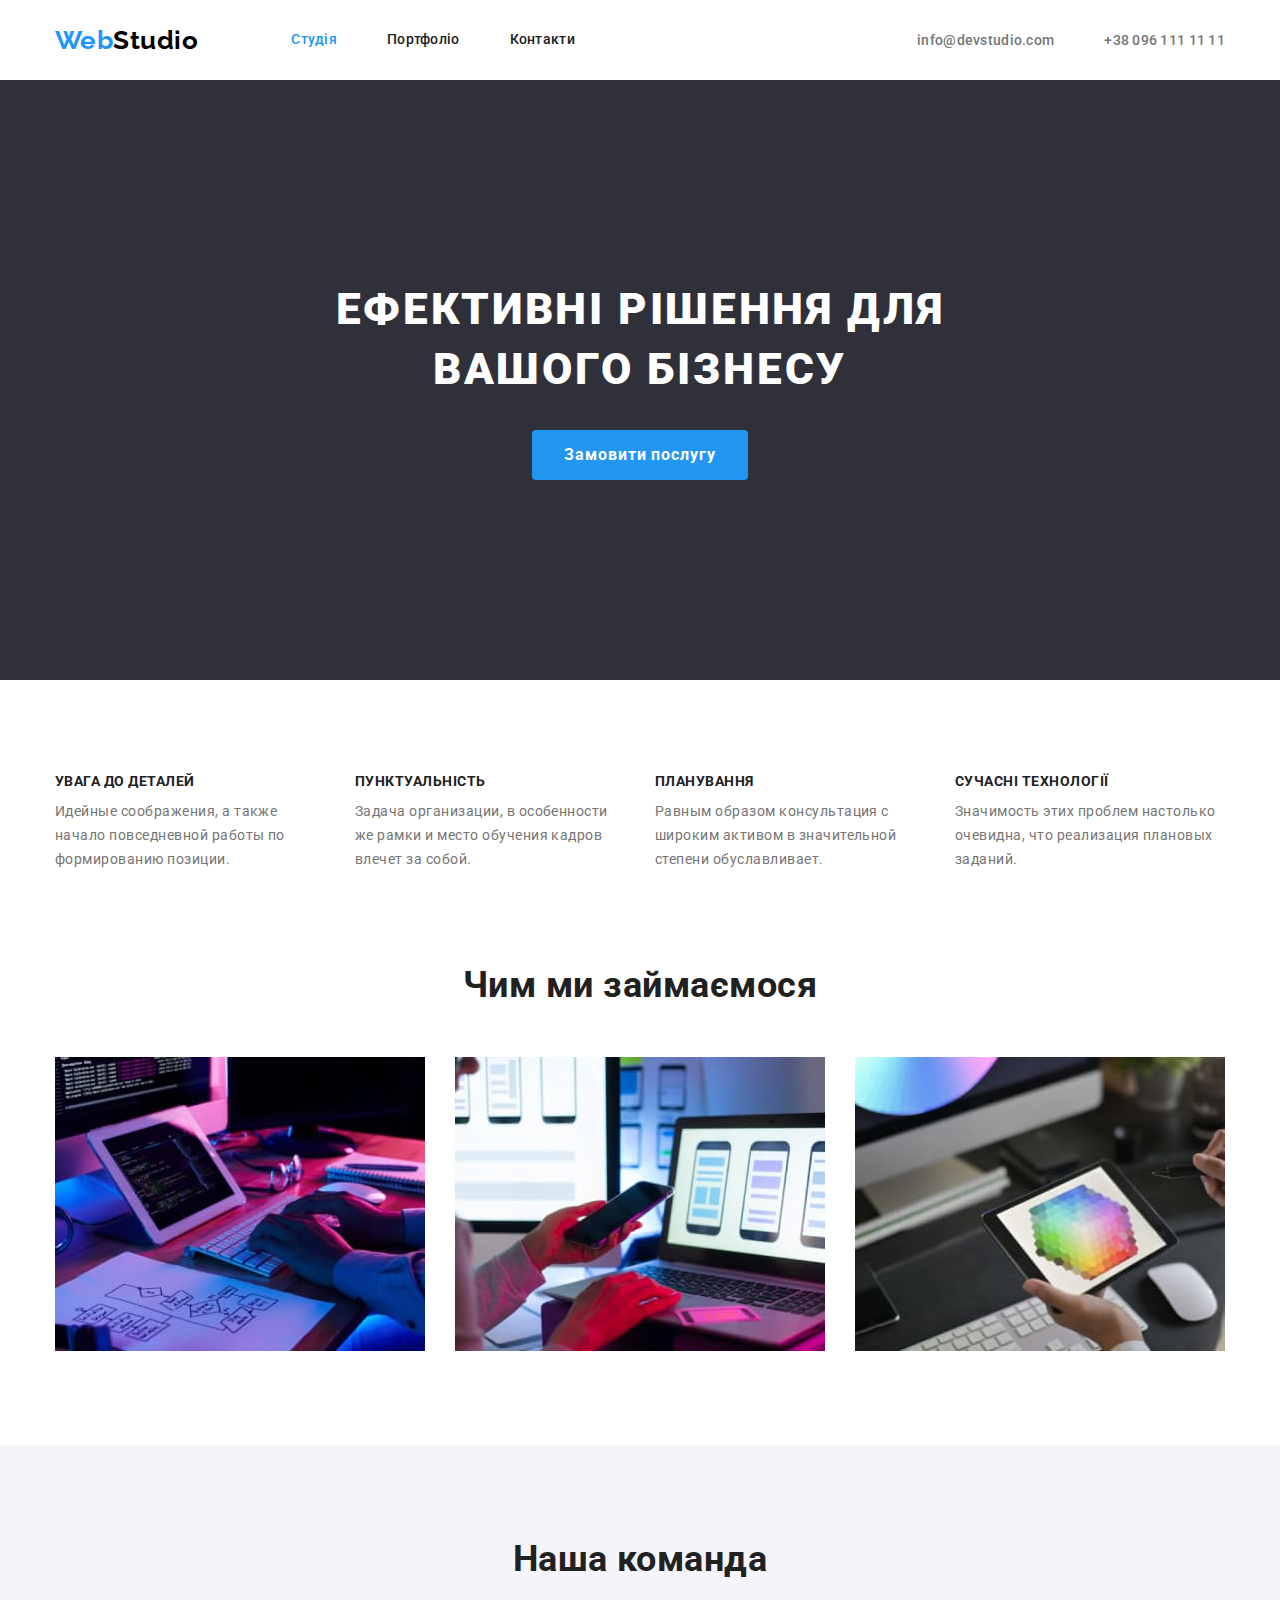
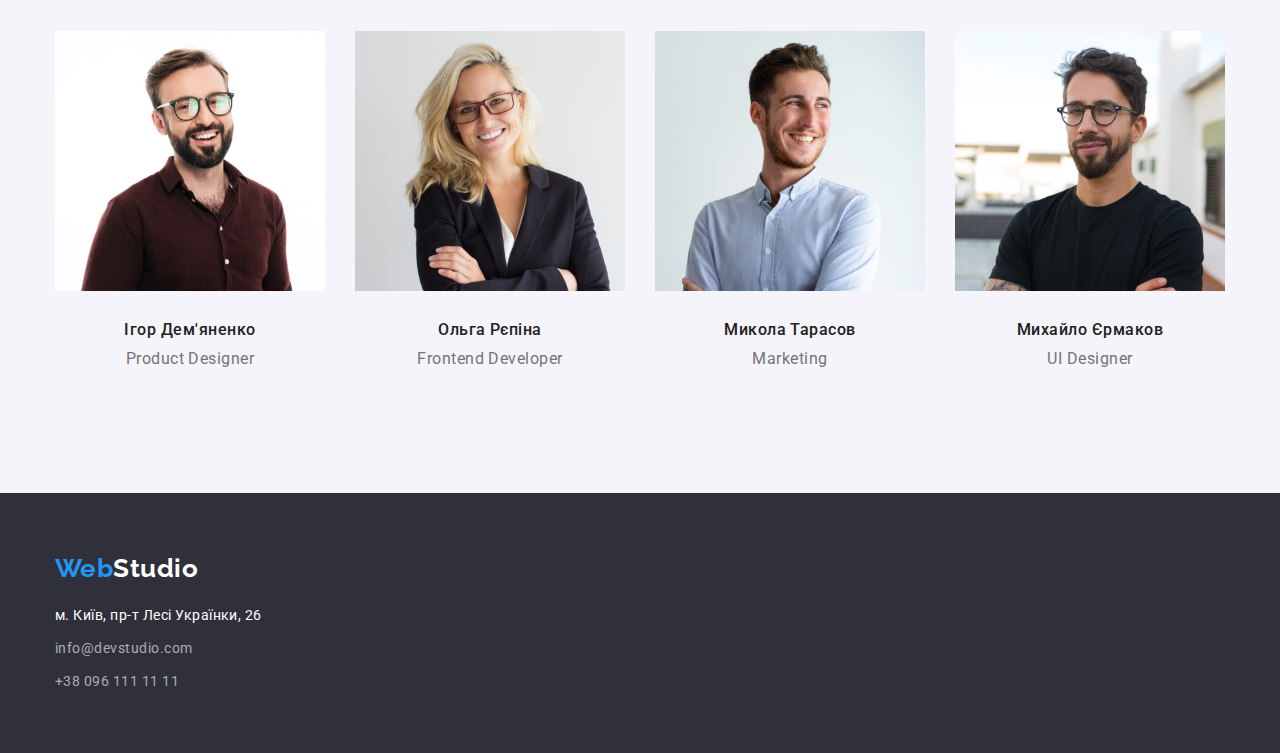
<file: index.html>
<!DOCTYPE html>
<html lang="en">
  <head>
    <meta charset="UTF-8" />
    <meta http-equiv="X-UA-Compatible" content="IE=edge" />
    <meta name="viewport" content="width=device-width, initial-scale=1.0" />
    <title>Document</title>
    <link
      href="https://fonts.googleapis.com/css2?family=Raleway:wght@700&family=Roboto:wght@400;500;700;900&display=swap"
      rel="stylesheet"
    />
    <link
      rel="stylesheet"
      href="https://cdnjs.cloudflare.com/ajax/libs/modern-normalize/1.1.0/modern-normalize.min.css"
    />
    <link rel="stylesheet" href="./css/styles.css" />
  </head>
  <body>
    <!-- Шапка -->
    <header class="header">
      <div class="container main-nav">
        <a class="logo" href="index.html">
          <span class="logo-web">Web</span><span class="top">Studio</span></a
        >
        <nav>
          <!-- Навігація на інші сторінки -->
          <ul class="site-nav list">
            <li class="item-nav">
              <a class="link current" href="./index.html">Студія</a>
            </li>
            <li class="item-nav">
              <a class="link" href="./portfolio.html">Портфоліо</a>
            </li>
            <li class="item-nav"><a class="link" href="">Контакти</a></li>
          </ul>
        </nav>
        <ul class="auth-nav list">
          <li class="auth-item">
            <a class="link" href="mailto:info@devstudio.com"
              >info@devstudio.com</a
            >
          </li>
          <li class="auth-item">
            <a class="link" href="tel:+380961111111">+38 096 111 11 11</a>
          </li>
        </ul>
      </div>
    </header>
    <!-- Унікальний контент сторінки -->
    <main>
      <!-- Герой-->
      <section class="hero section-hero">
        <h1 class="hero-title">Ефективні рішення для вашого бізнесу</h1>
        <button class="button center" type="button">Замовити послугу</button>
      </section>
      <!-- Особливості-->
      <section class="section section-top">
        <div class="container">
          <h2 class="visually-hidden">Особливості</h2>
          <ul class="list decorate-features">
            <li class="item">
              <h3 class="section-title">УВАГА ДО ДЕТАЛЕЙ</h3>
              <p class="text">
                Идейные соображения, а также начало повседневной работы по
                формированию позиции.
              </p>
            </li>
            <li class="item">
              <h3 class="section-title">ПУНКТУАЛЬНІСТЬ</h3>
              <p class="text">
                Задача организации, в особенности же рамки и место обучения
                кадров влечет за собой.
              </p>
            </li>
            <li class="item">
              <h3 class="section-title">ПЛАНУВАННЯ</h3>
              <p class="text">
                Равным образом консультация с широким активом в значительной
                степени обуславливает.
              </p>
            </li>
            <li class="item">
              <h3 class="section-title">СУЧАСНІ ТЕХНОЛОГІЇ</h3>
              <p class="text">
                Значимость этих проблем настолько очевидна, что реализация
                плановых заданий.
              </p>
            </li>
          </ul>
        </div>
      </section>
      <!-- Чим ми займаємся -->
      <section class="section padding-top-0">
        <div class="container">
          <h2 class="section-title-big">Чим ми займаємося</h2>
          <ul class="list we-do-decorate">
            <li class="item">
              <img
                class="pictures"
                src="./images/main-page/box1.jpg "
                width="370"
                alt="box 1"
              />
            </li>
            <li class="item">
              <img
                class="pictures"
                src="./images/main-page/box2.jpg"
                width="370"
                alt="box 2"
              />
            </li>
            <li class="item">
              <img
                class="pictures"
                src="./images/main-page/box3.jpg"
                width="370"
                alt="box 3"
              />
            </li>
          </ul>
        </div>
      </section>
      <!-- Наша команда -->
      <section class="section section-top bgc-team">
        <div class="container">
          <h2 class="section-title-big">Наша команда</h2>
          <ul class="list decorate-team">
            <li class="item">
              <img
                class="pictures"
                src="./images/main-page/img.jpg"
                width="270"
                alt="Ігор Дем'яненко"
              />
              <div class="item-person">
                <h3 class="title-name">Ігор Дем'яненко</h3>
                <p class="name-text">Product Designer</p>
              </div>
            </li>
            <li class="item">
              <img
                class="pictures"
                src="./images/main-page/img(1).jpg"
                width="270"
                alt="Ольга Рєпіна"
              />
              <div class="item-person">
                <h3 class="title-name">Ольга Рєпіна</h3>
                <p class="name-text">Frontend Developer</p>
              </div>
            </li>
            <li class="item">
              <img
                class="pictures"
                src="./images/main-page/img(2).jpg"
                width="270"
                alt="Микола Тарасов"
              />
              <div class="item-person">
                <h3 class="title-name">Микола Тарасов</h3>
                <p class="name-text">Marketing</p>
              </div>
            </li>
            <li class="item">
              <img
                class="pictures"
                src="./images/main-page/img(3).jpg"
                width="270"
                alt="Михайло Єрмаков"
              />
              <div class="item-person">
                <h3 class="title-name">Михайло Єрмаков</h3>
                <p class="name-text">UI Designer</p>
              </div>
            </li>
          </ul>
        </div>
      </section>
    </main>
    <!-- Підвал сторінки -->
    <footer class="footer">
      <div class="container">
        <div class="footer-logo">
          <a class="logo" href="index.html">
            <span class="logo-web">Web</span
            ><span class="bottom">Studio</span></a
          >
        </div>
        <address>
          <ul class="list">
            <li class="list-margin">
              <a
                class="addres link"
                href="https://www.google.com/maps/place/%D0%B1%D1%83%D0%BB.+%D0%9B%D0%B5%D1%81%D0%B8+%D0%A3%D0%BA%D1%80%D0%B0%D0%B8%D0%BD%D0%BA%D0%B8,+26,+%D0%9A%D0%B8%D0%B5%D0%B2,+02000/@50.4265807,30.5383858,17z/data=!3m1!4b1!4m5!3m4!1s0x40d4cf0e033ecbe9:0x57a4dffefec77da0!8m2!3d50.4265807!4d30.5383858"
                target="_blank"
                rel="noopener noreferrer"
                >м. Київ, пр-т Лесі Українки, 26</a
              >
            </li>
            <li class="list-margin">
              <a class="contacts link" href="mailto:info@devstudio.com"
                >info@devstudio.com</a
              >
            </li>
            <li class="list-margin">
              <a class="contacts link" href="tel:+380961111111"
                >+38 096 111 11 11</a
              >
            </li>
          </ul>
        </address>
      </div>
    </footer>
  </body>
</html>
</file>
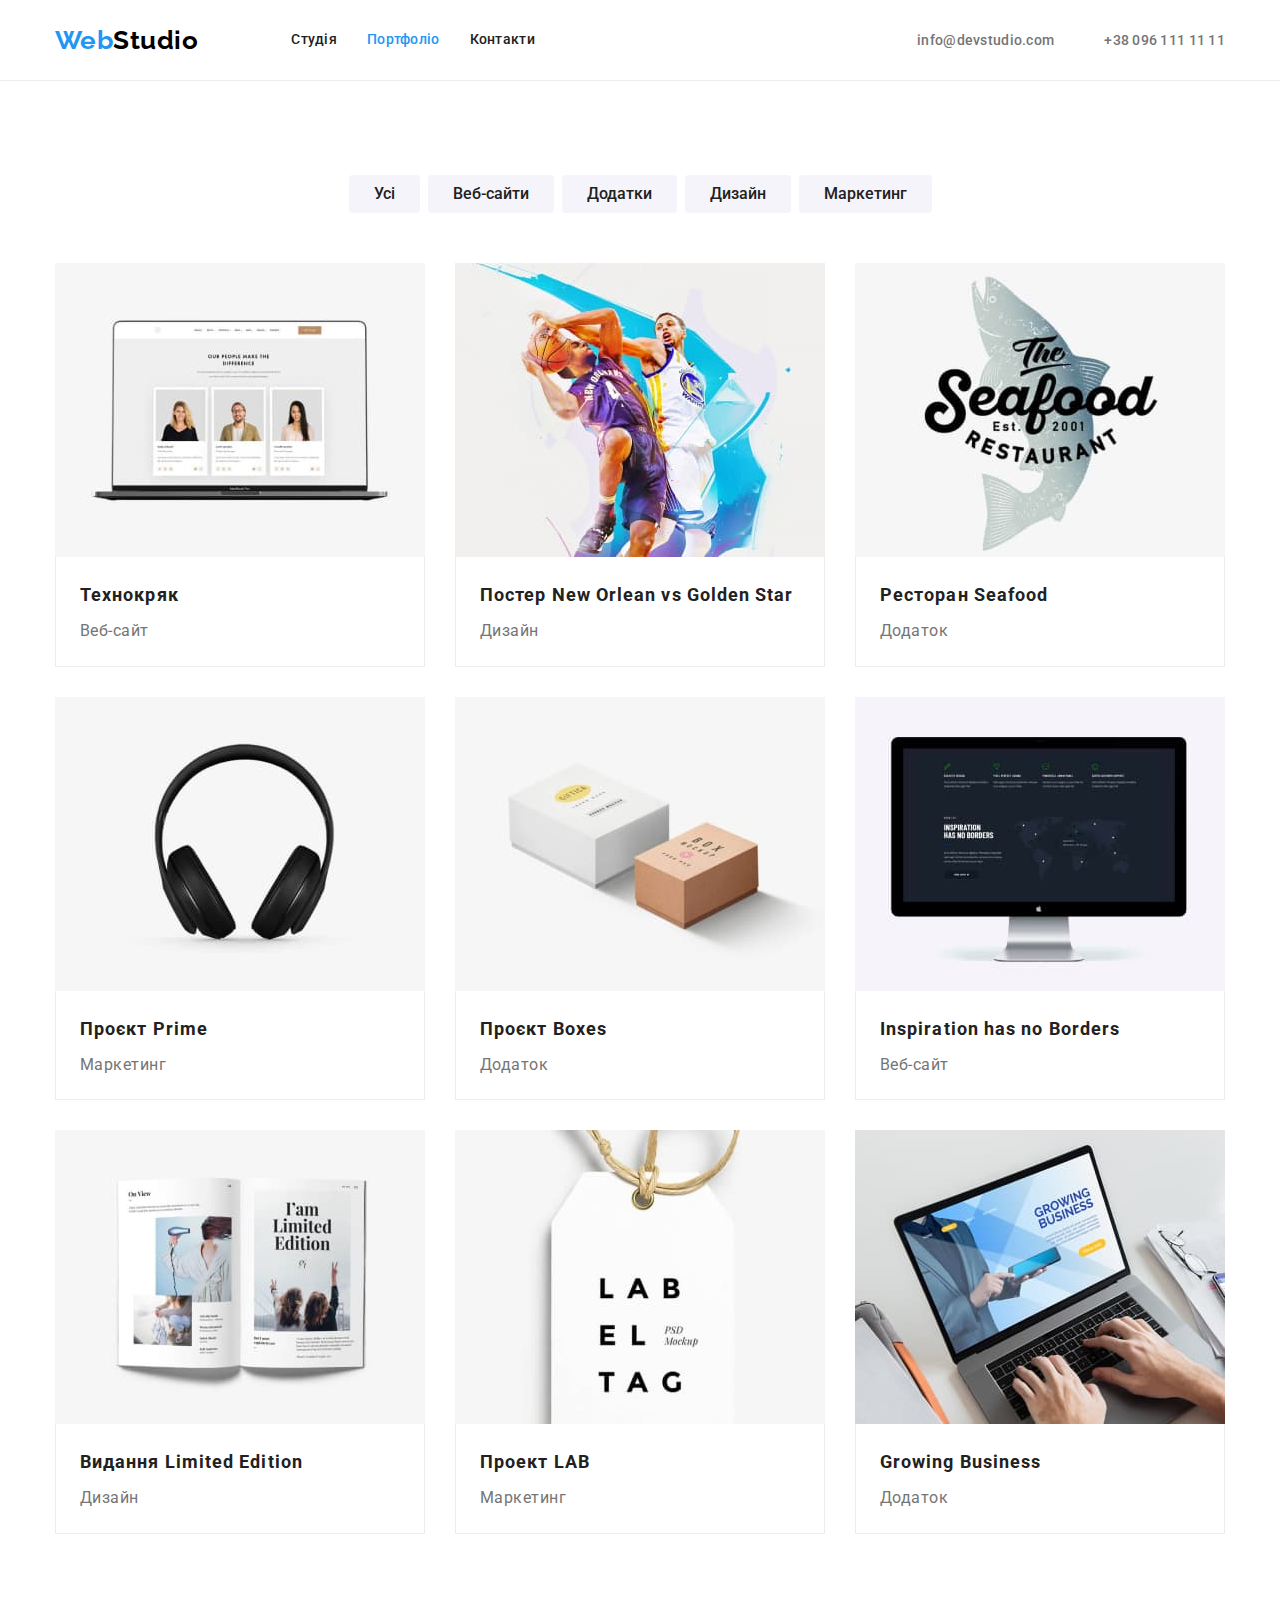
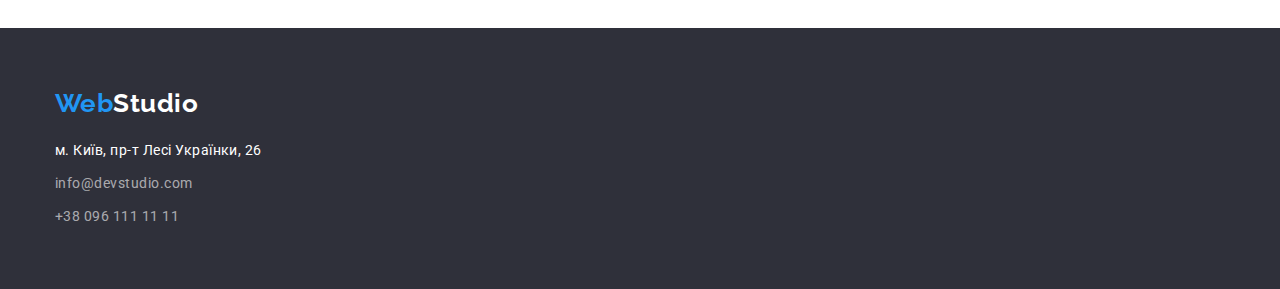
<file: portfolio.html>
<!DOCTYPE html>
<html lang="en">
  <head>
    <meta charset="UTF-8" />
    <meta http-equiv="X-UA-Compatible" content="IE=edge" />
    <meta name="viewport" content="width=device-width, initial-scale=1.0" />
    <title>Document</title>
    <link
      href="https://fonts.googleapis.com/css2?family=Raleway:wght@700&family=Roboto:wght@400;500;700;900&display=swap"
      rel="stylesheet"
    />
    <link
      rel="stylesheet"
      href="https://cdnjs.cloudflare.com/ajax/libs/modern-normalize/1.1.0/modern-normalize.min.css"
    />
    <link rel="stylesheet" href="./css/styles.css" />
  </head>
  <body>
    <!-- Шапка -->
    <header class="header button-line">
      <div class="container main-nav">
        <a class="logo" href="index.html">
          <span class="logo-web">Web</span><span class="top">Studio</span></a
        >
        <nav>
          <!-- Навігація на інші сторінки -->
          <ul class="site-nav list">
            <li class="item"><a class="link" href="./index.html">Студія</a></li>
            <li class="item">
              <a class="link current" href="./portfolio.html">Портфоліо</a>
            </li>
            <li class="item"><a class="link" href="">Контакти</a></li>
          </ul>
        </nav>
        <ul class="auth-nav list">
          <li class="auth-item">
            <a class="link" href="mailto:info@devstudio.com"
              >info@devstudio.com</a
            >
          </li>
          <li class="auth-item">
            <a class="link" href="tel:+380961111111">+38 096 111 11 11</a>
          </li>
        </ul>
      </div>
    </header>
    <!-- Унікальний контент сторінки -->
    <main>
      <section class="projects section">
        <div class="container">
          <h1 class="visually-hidden">Портфоліо</h1>
          <!-- Фільтр -->
          <ul class="filter list">
            <li class="item">
              <button class="filter-button" type="button">Усі</button>
            </li>
            <li class="item">
              <button class="filter-button" type="button">Веб-сайти</button>
            </li>
            <li class="item">
              <button class="filter-button" type="button">Додатки</button>
            </li>
            <li class="item">
              <button class="filter-button" type="button">Дизайн</button>
            </li>
            <li class="item">
              <button class="filter-button" type="button">Маркетинг</button>
            </li>
          </ul>
          <!-- Проекти -->
          <ul class="projects list">
            <li class="item-projects">
              <img
                class="pictures"
                src="./images/portfolio/project1.jpg"
                width="370"
                alt="project1"
              />
              <div class="project-container">
                <h2 class="projects-title">Технокряк</h2>
                <p class="text">Веб-сайт</p>
              </div>
            </li>
            <li class="item-projects">
              <img
                class="pictures"
                src="./images/portfolio/project2.jpg"
                width="370"
                alt="project2"
              />
              <div class="project-container">
                <h2 class="projects-title">Постер New Orlean vs Golden Star</h2>
                <p class="text">Дизайн</p>
              </div>
            </li>
            <li class="item-projects">
              <img
                class="pictures"
                src="./images/portfolio/project3.jpg"
                width="370"
                alt="project3"
              />
              <div class="project-container">
                <h2 class="projects-title">Ресторан Seafood</h2>
                <p class="text">Додаток</p>
              </div>
            </li>
            <li class="item-projects">
              <img
                class="pictures"
                src="./images/portfolio/project4.jpg"
                width="370"
                alt="project4"
              />
              <div class="project-container">
                <h2 class="projects-title">Проєкт Prime</h2>
                <p class="text">Маркетинг</p>
              </div>
            </li>
            <li class="item-projects">
              <img
                class="pictures"
                src="./images/portfolio/project5.jpg"
                width="370"
                alt="project5"
              />
              <div class="project-container">
                <h2 class="projects-title">Проєкт Boxes</h2>
                <p class="text">Додаток</p>
              </div>
            </li>
            <li class="item-projects">
              <img
                class="pictures"
                src="./images/portfolio/project6.jpg"
                width="370"
                alt="project6"
              />
              <div class="project-container">
                <h2 class="projects-title">Inspiration has no Borders</h2>
                <p class="text">Веб-сайт</p>
              </div>
            </li>
            <li class="item-projects">
              <img
                class="pictures"
                src="./images/portfolio/project7.jpg"
                width="370"
                alt="project7"
              />
              <div class="project-container">
                <h2 class="projects-title">Видання Limited Edition</h2>
                <p class="text">Дизайн</p>
              </div>
            </li>
            <li class="item-projects">
              <img
                class="pictures"
                src="./images/portfolio/project8.jpg"
                width="370"
                alt="project8"
              />
              <div class="project-container">
                <h2 class="projects-title">Проект LAB</h2>
                <p class="text">Маркетинг</p>
              </div>
            </li>
            <li class="item-projects">
              <img
                class="pictures"
                src="./images/portfolio/project9.jpg"
                width="370"
                alt="project9"
              />
              <div class="project-container">
                <h2 class="projects-title">Growing Business</h2>
                <p class="text">Додаток</p>
              </div>
            </li>
          </ul>
        </div>
      </section>
    </main>
    <!-- Підвал сторінки -->
    <footer class="footer">
      <div class="container">
        <div class="footer-logo">
          <a class="logo" href="index.html">
            <span class="logo-web">Web</span
            ><span class="bottom">Studio</span></a
          >
        </div>
        <address>
          <ul class="list">
            <li class="list-margin">
              <a
                class="addres link"
                href="https://www.google.com/maps/place/%D0%B1%D1%83%D0%BB.+%D0%9B%D0%B5%D1%81%D0%B8+%D0%A3%D0%BA%D1%80%D0%B0%D0%B8%D0%BD%D0%BA%D0%B8,+26,+%D0%9A%D0%B8%D0%B5%D0%B2,+02000/@50.4265807,30.5383858,17z/data=!3m1!4b1!4m5!3m4!1s0x40d4cf0e033ecbe9:0x57a4dffefec77da0!8m2!3d50.4265807!4d30.5383858"
                target="_blank"
                rel="noopener noreferrer"
                >м. Київ, пр-т Лесі Українки, 26</a
              >
            </li>
            <li class="list-margin">
              <a class="contacts link" href="mailto:info@devstudio.com"
                >info@devstudio.com</a
              >
            </li>
            <li class="list-margin">
              <a class="contacts link" href="tel:+380961111111"
                >+38 096 111 11 11</a
              >
            </li>
          </ul>
        </address>
      </div>
    </footer>
  </body>
</html>
</file>
<file: css/styles.css>
/* колір основного тексту #212121 */

/* вторичний колір тексту #757575 */

/* колір акцент #2196F3 */

/* колір заголовка героя #FFFFFF */

/* колір фона 1 блок і підвалу #2F303A  */

/* колір фона 2 блок #F5F5F5 */

/* колір фона 3 блок #F5F4FA */

:root {
  --primary-text-color: #757575;
  --title-text-color: #212121;
  --accent-color: #2196f3;
  --primary--white-color: #ffffff;
}

body {
  background-color: var(--primary--white-color);
  color: var(--primary-text-color);
  font-family: 'Roboto', sans-serif;
  letter-spacing: 0.03em;
}
h1,
h2,
h3,
h4,
p,
ul,
li {
  margin-top: 0;
  margin-bottom: 0;
}
.list {
  list-style: none;
  padding: 0;
  margin: 0;
}
.link {
  text-decoration: none;
}
.container {
  margin: 0 auto;
  width: 1200px;
  padding: 0 15px;
}

/* Шапка */
.main-nav {
  display: flex;
  align-items: center;
}

.logo {
  text-decoration: none;
}
.logo-web {
  color: var(--accent-color);
  font-family: 'Raleway', sans-serif;
  font-weight: 700;
  font-size: 26px;
  line-height: 1.19;
}
.logo .top {
  color: #000000;
  font-family: 'Raleway', sans-serif;
  font-weight: 700;
  font-size: 26px;
  line-height: 1.19;
}
.logo .bottom {
  color: var(--primary--white-color);
  font-family: 'Raleway', sans-serif;
  font-weight: 700;
  font-size: 26px;
  line-height: 1.19;
}
.site-nav {
  display: flex;
  margin-left: 93px;
}
.site-nav .item-nav {
  margin-right: 50px;
}
.site-nav .item-nav:last-child {
  margin-right: 0;
}
.site-nav .link {
  display: block;
  padding: 32px 0;

  color: var(--title-text-color);

  font-weight: 500;
  font-size: 14px;
  line-height: 1.14;
  letter-spacing: 0.02em;
}

.site-nav .link:hover,
.site-nav .link:focus {
  color: var(--accent-color);
}
.site-nav .link.current {
  color: var(--accent-color);
}
.auth-nav {
  display: flex;
  margin-left: auto;
}
.auth-nav .auth-item + .auth-item {
  margin-left: 50px;
}
.auth-nav .link {
  color: var(--primary-text-color);
  font-weight: 500;
  font-size: 14px;
  line-height: 1.14;
  letter-spacing: 0.02em;
  padding: 32px 0;
}
.auth-nav .link:hover,
.auth-nav .link:focus {
  color: var(--accent-color);
}
.hero {
  text-align: center;
  background-color: #2f303a;
}
.section-hero {
  padding-top: 200px;
  padding-bottom: 200px;
}
.hero-title {
  color: var(--primary--white-color);
  font-weight: 900;
  font-size: 44px;
  line-height: 1.36;
  letter-spacing: 0.06em;
  text-transform: uppercase;
  margin-left: auto;
  margin-right: auto;
  margin-top: 0;
  margin-bottom: 30px;
  max-width: 696px;
}
/* Button */
.button {
  padding: 10px 32px;

  color: var(--primary--white-color);
  background-color: var(--accent-color);
  cursor: pointer;
  border: 0;
  font-weight: 700;
  font-size: 16px;
  line-height: 1.88;
  letter-spacing: 0.06em;
  border-radius: 4px;
}

/* Навігація на інші сторінка */

.addres.link:hover,
.addres.link:focus,
.contacts.link:hover,
.contacts.link:focus {
  color: var(--accent-color);
}
/* Секція особливості */

/* Приховування заголовка */
.visually-hidden {
  position: absolute;
  white-space: nowrap;
  width: 1px;
  height: 1px;
  overflow: hidden;
  border: 0;
  padding: 0;
  clip: rect(0 0 0 0);
  clip-path: inset(50%);
  margin: -1px;
}
.section {
  padding-top: 94px;
  padding-bottom: 94px;
}
.padding-top-0 {
  padding-top: 0;
}
.decorate-features {
  display: flex;
}
.list.decorate-features .item {
  width: 270px;
}
.list .item + .item {
  margin-left: 30px;
}

.bgc-team {
  background-color: #f5f4fa;
}
.section-title {
  color: var(--title-text-color);
  font-weight: 700;
  font-size: 14px;
  line-height: 1.14;
  text-transform: uppercase;
  margin-bottom: 10px;
}
.section .text {
  font-size: 14px;
  line-height: 1.71;
}
.section-title-big {
  color: var(--title-text-color);
  font-weight: 700;
  font-size: 36px;
  line-height: 1.16;
  text-align: center;
  margin-bottom: 50px;
}
.we-do-decorate {
  display: flex;
}
.pictures {
  display: block;
}
.list.decorate-team {
  display: flex;
}
.list.decorate-team .item {
  text-align: center;
}
.item-person {
  padding: 30px 0;
}
.title-name {
  color: var(--title-text-color);
  font-weight: 500;
  font-size: 16px;
  line-height: 1.18;
  margin-bottom: 10px;
}
.section .name-text {
  font-size: 16px;
  line-height: 1.18;
}

/* Стилізація підвала */

.footer {
  background-color: #2f303a;
  padding-top: 60px;
  padding-bottom: 60px;
}

.footer-logo {
  margin-bottom: 20px;
}
.list .list-margin:nth-child(-n + 2) {
  margin-bottom: 9px;
}
.list .addres {
  color: var(--primary--white-color);
  font-size: 14px;
  line-height: 1.71;
  font-style: normal;
}
.list .contacts {
  color: rgba(255, 255, 255, 0.6);
  font-size: 14px;
  line-height: 1.71;
  font-style: normal;
}

/* ________________________________________ */
/* Page-portfolio */
/* Filter list */
.button-line {
  border-bottom: 1px solid #ececec;
}
.filter.list {
  display: flex;
  justify-content: center;
  margin-bottom: 50px;
}

.filter.list .item + .item {
  margin-left: 8px;
}

.filter-button {
  color: var(--title-text-color);
  background-color: #f5f4fa;
  cursor: pointer;
  border: 0;
  font-family: 'Roboto';
  font-weight: 500;
  font-size: 16px;
  line-height: 1.62;
  padding: 6px 25px;
  border-radius: 4px;
}
.filter-button:hover,
.filter-button:focus {
  color: var(--primary--white-color);
  background-color: var(--accent-color);
  cursor: pointer;
}
.projects.list {
  display: flex;
  flex-wrap: wrap;
}
.projects.list .item-projects {
  width: 370 px;
  margin-right: 30px;
  margin-bottom: 30px;
}
.projects.list .item-projects:nth-child(3n) {
  margin-right: 0;
}
.projects.list .item-projects:nth-last-child(-n + 3) {
  margin-bottom: 0;
}
.project-container {
  padding: 20px 24px;
  border: 1px solid #ececec;
  border-top: none;
}
.projects-title {
  color: var(--title-text-color);
  font-weight: 700;
  font-size: 18px;
  line-height: 2;
  letter-spacing: 0.06em;
}
.projects .text {
  font-size: 16px;
  line-height: 1.8;
  margin-top: 4px;
}
</file>
